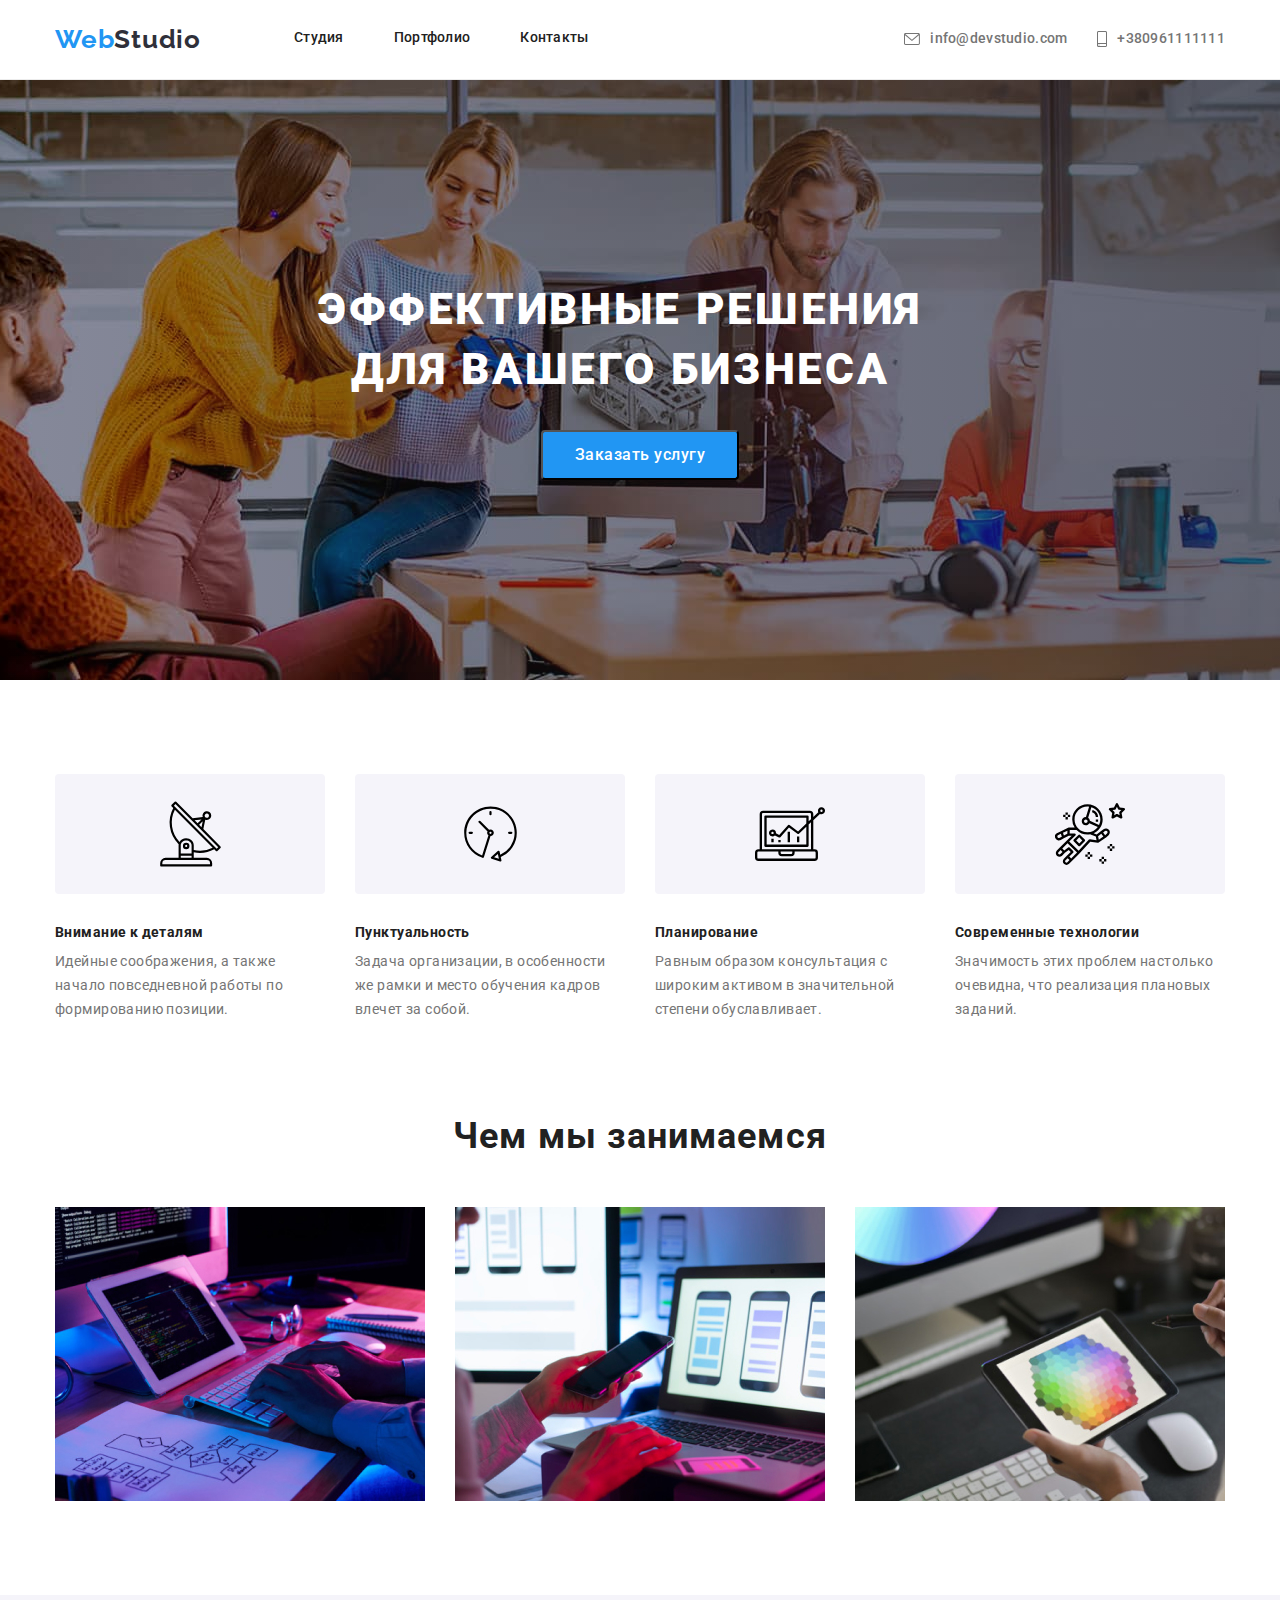
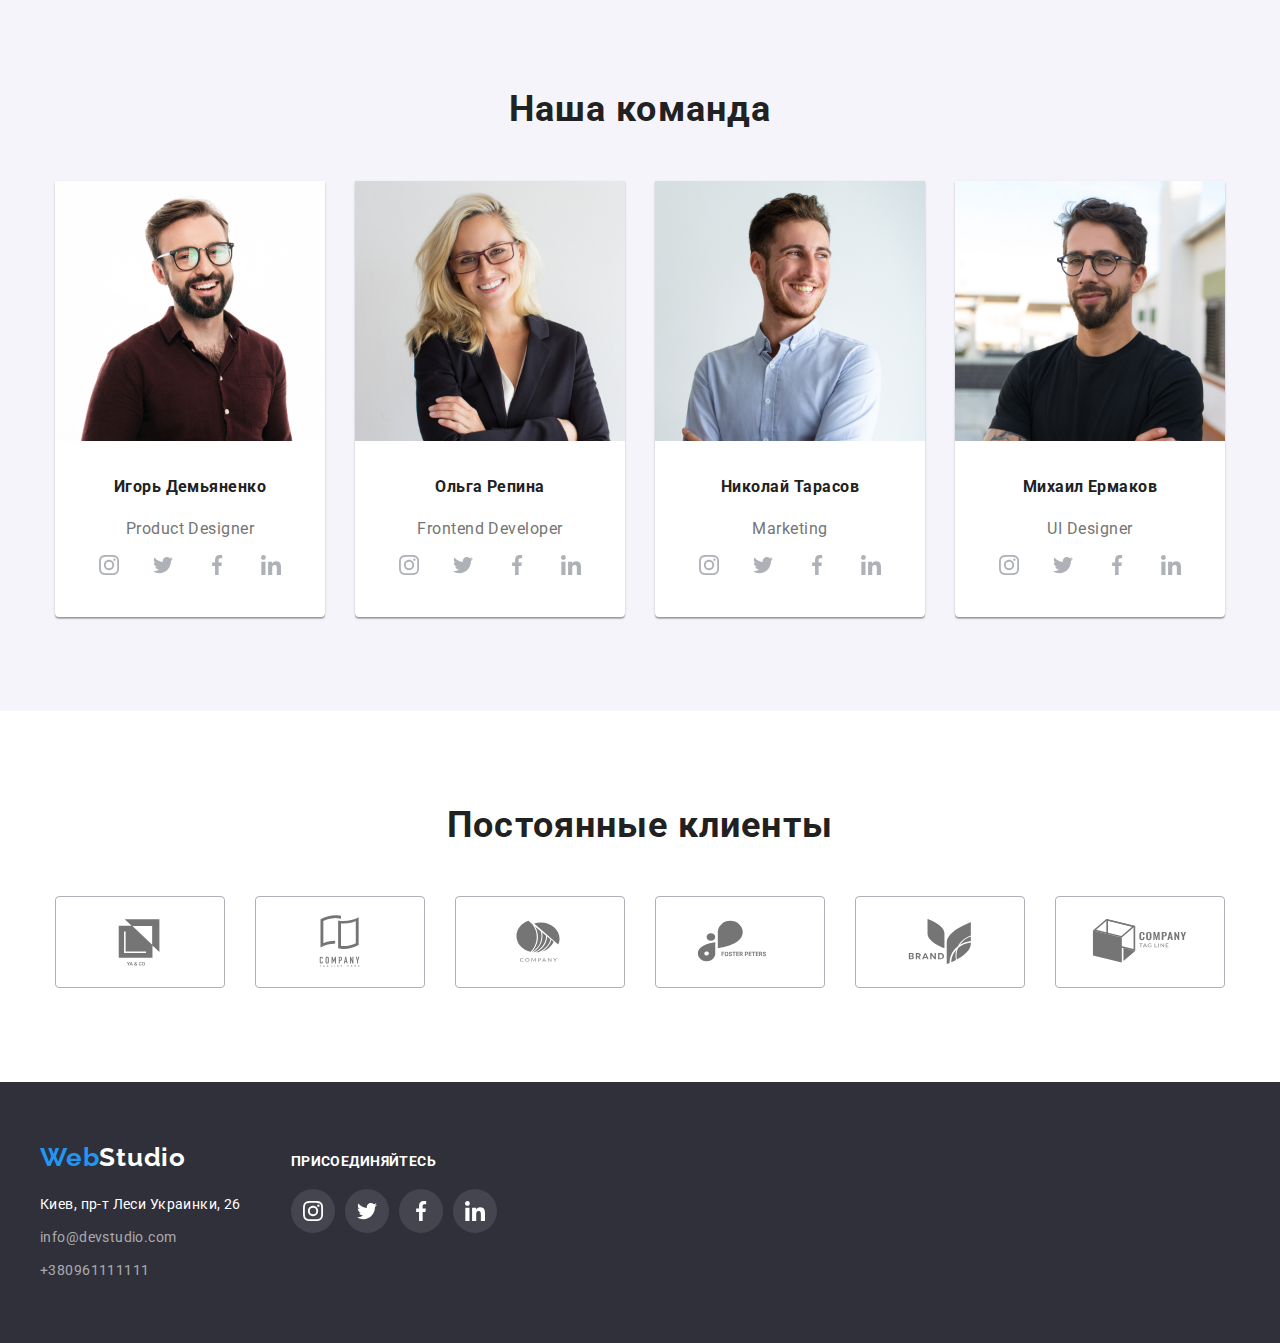
<file: index.html>
<!DOCTYPE html>
<html lang="en">
  <head>
    <meta charset="UTF-8" />
    <meta http-equiv="X-UA-Compatible" content="IE=edge" />
    <title>Studio</title>
    <!--Project styles-->

    <link rel="preconnect" href="https://fonts.gstatic.com" />
    <link
      href="https://fonts.googleapis.com/css2?family=Raleway:wght@700&family=Roboto:wght@400;500;700;900&display=swap"
      rel="stylesheet"
    />
    <link
      rel="stylesheet"
      href="https://cdnjs.cloudflare.com/ajax/libs/modern-normalize/1.0.0/modern-normalize.min.css"
    />
    <link rel="stylesheet" href="./styles/styles.css" />
  </head>
  <body>
    <header class="header">
      <div class="container header-container">
        <nav class="navigation">
          <a href="" class="logo"> Web<span class="logo-studio">Studio </span></a>
          <ul class="site-nav-list">
            <li class="link"><a href="" class="link1">Студия</a></li>
            <li class="link"><a href="./portfolio.html" class="link1">Портфолио</a></li>
            <li class="link"><a href="" class="link1">Контакты</a></li>
          </ul>
        </nav>
        <ul class="auth-nav">
          <li class="auth-nav1">
            <a class="mail1" href="mailto:info@devstudio.com">
              <svg class="socials-icon1" width="16" height="12">
                <use href="./img/icons/sprite.svg#icon-mail"></use>
              </svg>
              info@devstudio.com
            </a>
          </li>
          <li class="auth-nav1">
            <a class="mail1" href="tel:+380961111111">
              <svg class="socials-icon1" width="10" height="16">
                <use href="./img/icons/sprite.svg#icon-phone"></use>
              </svg>
              +380961111111
            </a>
          </li>
        </ul>
      </div>
    </header>
    <main>
      <section class="solutions">
        <div class="container">
          <h1 class="zagolovok">Эффективные решения для вашего бизнеса</h1>
          <button type="button" class="button-primary1" value="button">Заказать услугу</button>
        </div>
      </section>

      <section class="section2">
        <div class="container">
          <ul class="image2">
            <li class="item-post">
              <div class="dicoretion-icon">
                <svg class="socials-icon3" width="65" height="70">
                  <use href="./img/icons/sprite.svg#icon-antenna-1"></use>
                </svg>
              </div>
              <h3 class="post-title4">Внимание к деталям</h3>
              <p class="post-text">
                Идейные соображения, а также начало повседневной работы по формированию позиции.
              </p>
            </li>
            <li class="item-post">
              <div class="dicoretion-icon">
                <svg class="socials-icon3" width="55" height="60">
                  <use href="./img/icons/sprite.svg#icon-clock-1"></use>
                </svg>
              </div>
              <h3 class="post-title4">Пунктуальность</h3>
              <p class="post-text">
                Задача организации, в особенности же рамки и место обучения кадров влечет за собой.
              </p>
            </li>
            <li class="item-post">
              <div class="dicoretion-icon">
                <svg class="socials-icon3" width="70" height="70">
                  <use href="./img/icons/sprite.svg#icon-diagram-1"></use>
                </svg>
              </div>
              <h3 class="post-title4">Планирование</h3>
              <p class="post-text">
                Равным образом консультация с широким активом в значительной степени обуславливает.
              </p>
            </li>
            <li class="item-post">
              <div class="dicoretion-icon">
                <svg class="socials-icon3" width="70" height="70">
                  <use href="./img/icons/sprite.svg#icon-astronaut-1"></use>
                </svg>
              </div>
              
              <h3 class="post-title4">Современные технологии</h3>
              <p class="post-text">
                Значимость этих проблем настолько очевидна, что реализация плановых заданий.
              </p>
            </li>
          </ul>
        </div>
      </section>
      <section class="section1">
        <div class="container">
          <h2 class="post">Чем мы занимаемся</h2>
          <ul class="image1">
            <li class="personal">
              <img src="img/personal/1.jpg" alt="userfoto" class="photo" width="370" />
            </li>
            <li class="personal">
              <img src="./img/personal/img.jpg" alt="userfoto" class="photo" width="370" />
            </li>
            <li class="personal">
              <img src="./img/personal/imgtri.jpg" alt="userfoto" class="photo" width="370" />
            </li>
          </ul>
        </div>
      </section>
      <section class="section3">
        <div class="container">
          <h2 class="post">Наша команда</h2>
          <ul class="image">
            <li class="Igor">
              <img src="img/personal/IgorDemyanenko.jpg" alt="userfoto" class="photo" width="270" />
              <div class="text-igor">
                <h3 class="post-title1">Игорь Демьяненко</h3>
                <p class="post-text4">Product Designer</p>
                <ul class="socials">
                  <li class="social-item">
                    <a class="social-links" href="" target="_blank" aria-label="иконка instagram">
                      <svg class="socials-icon" width="20" height="20">
                        <use href="./img/icons/sprite.svg#icon-instagram-2"></use>
                      </svg>
                    </a>
                  </li>
                  <li class="social-item">
                    <a class="social-links" href="" target="_blank" aria-label="иконка twitter">
                      <svg class="socials-icon" width="20" height="20">
                        <use href="./img/icons/sprite.svg#icon-twitter-1"></use>
                      </svg>
                    </a>
                  </li>
                  <li class="social-item">
                    <a class="social-links" href="" target="_blank" aria-label="иконка facebook">
                      <svg class="socials-icon" width="20" height="20">
                        <use href="./img/icons/sprite.svg#icon-facebook-1"></use>
                      </svg>
                    </a>
                  </li>
                  <li class="social-item">
                    <a class="social-links" href="" target="_blank" aria-label="иконка linkedin">
                      <svg class="socials-icon" width="20" height="20">
                        <use href="./img/icons/sprite.svg#icon-linkedin-1"></use>
                      </svg>
                    </a>
                  </li>
                </ul>
              </div>
            </li>

            <li class="Igor">
              <img src="img/personal/OlgaRepina.jpg" alt="userfoto" class="photo" width="270" />
              <div class="text-igor">
                <h3 class="post-title1">Ольга Репина</h3>
                <p class="post-text4">Frontend Developer</p>
                <ul class="socials">
                  <li class="social-item">
                    <a class="social-links" href="" target="_blank" aria-label="иконка instagram">
                      <svg class="socials-icon" width="20" height="20">
                        <use href="./img/icons/sprite.svg#icon-instagram-2"></use>
                      </svg>
                    </a>
                  </li>
                  <li class="social-item">
                    <a class="social-links" href="" target="_blank" aria-label="иконка twitter">
                      <svg class="socials-icon" width="20" height="20">
                        <use href="./img/icons/sprite.svg#icon-twitter-1"></use>
                      </svg>
                    </a>
                  </li>
                  <li class="social-item">
                    <a class="social-links" href="" target="_blank" aria-label="иконка facebook">
                      <svg class="socials-icon" width="20" height="20">
                        <use href="./img/icons/sprite.svg#icon-facebook-1"></use>
                      </svg>
                    </a>
                  </li>
                  <li class="social-item">
                    <a class="social-links" href="" target="_blank" aria-label="иконка linkedin">
                      <svg class="socials-icon" width="20" height="20">
                        <use href="./img/icons/sprite.svg#icon-linkedin-1"></use>
                      </svg>
                    </a>
                  </li>
                </ul>
              </div>
            </li>

            <li class="Igor">
              <img
                src="img/personal/NikolayTarasov.jpg"
                alt="user foto"
                class="photo"
                width="270"
              />
              <div class="text-igor">
                <h3 class="post-title1">Николай Тарасов</h3>
                <p class="post-text4">Marketing</p>
                <ul class="socials">
                  <li class="social-item">
                    <a class="social-links" href="" target="_blank" aria-label="иконка instagram">
                      <svg class="socials-icon" width="20" height="20">
                        <use href="./img/icons/sprite.svg#icon-instagram-2"></use>
                      </svg>
                    </a>
                  </li>
                  <li class="social-item">
                    <a class="social-links" href="" target="_blank" aria-label="иконка twitter">
                      <svg class="socials-icon" width="20" height="20">
                        <use href="./img/icons/sprite.svg#icon-twitter-1"></use>
                      </svg>
                    </a>
                  </li>
                  <li class="social-item">
                    <a class="social-links" href="" target="_blank" aria-label="иконка facebook">
                      <svg class="socials-icon" width="20" height="20">
                        <use href="./img/icons/sprite.svg#icon-facebook-1"></use>
                      </svg>
                    </a>
                  </li>
                  <li class="social-item">
                    <a class="social-links" href="" target="_blank" aria-label="иконка linkedin">
                      <svg class="socials-icon" width="20" height="20">
                        <use href="./img/icons/sprite.svg#icon-linkedin-1"></use>
                      </svg>
                    </a>
                  </li>
                </ul>
              </div>
            </li>

            <li class="Igor">
              <img src="img/personal/MihailErmakov.jpg" alt="user foto" class="photo" width="270" />
              <div class="text-igor">
                <h3 class="post-title1">Михаил Ермаков</h3>
                <p class="post-text4">UI Designer</p>
                <ul class="socials">
                  <li class="social-item">
                    <a class="social-links" href="" target="_blank" aria-label="иконка instagram">
                      <svg class="socials-icon" width="20" height="20">
                        <use href="./img/icons/sprite.svg#icon-instagram-2"></use>
                      </svg>
                    </a>
                  </li>
                  <li class="social-item">
                    <a class="social-links" href="" target="_blank" aria-label="иконка twitter">
                      <svg class="socials-icon" width="20" height="20">
                        <use href="./img/icons/sprite.svg#icon-twitter-1"></use>
                      </svg>
                    </a>
                  </li>
                  <li class="social-item">
                    <a class="social-links" href="" target="_blank" aria-label="иконка facebook">
                      <svg class="socials-icon" width="20" height="20">
                        <use href="./img/icons/sprite.svg#icon-facebook-1"></use>
                      </svg>
                    </a>
                  </li>
                  <li class="social-item">
                    <a class="social-links" href="" target="_blank" aria-label="иконка linkedin">
                      <svg class="socials-icon" width="20" height="20">
                        <use href="./img/icons/sprite.svg#icon-linkedin-1"></use>
                      </svg>
                    </a>
                  </li>
                </ul>
              </div>
            </li>
          </ul>
        </div>
      </section>

      <section class="section4">
        <div class="container">
          <h2 class="post1">Постоянные клиенты</h2>
          <ul class="iconsul">
            <li class="iconsul1">
              <a class="client-link" href="" target="_blank" aria-label="иконка instagram">
                <svg class="socials-icon2" width="106" height="60">
                  <use href="./img/icons/sprite.svg#icon-Logo1"></use>
                </svg>
              </a>
            </li>
            <li class="iconsul1">
              <a class="client-link" href="" target="_blank" aria-label="иконка instagram">
                <svg class="socials-icon2" width="106" height="60">
                  <use href="./img/icons/sprite.svg#icon-Logo-11"></use>
                </svg>
              </a>
            </li>
            <li class="iconsul1">
              <a class="client-link" href="" target="_blank" aria-label="иконка instagram">
                <svg class="socials-icon2" width="106" height="60">
                  <use href="./img/icons/sprite.svg#icon-Logo-4"></use>
                </svg>
              </a>
            </li>
            <li class="iconsul1">
              <a class="client-link" href="" target="_blank" aria-label="иконка instagram">
                <svg class="socials-icon2" width="106" height="60">
                  <use href="./img/icons/sprite.svg#icon-Logo-3"></use>
                </svg>
              </a>
            </li>
            <li class="iconsul1">
              <a class="client-link" href="" target="_blank" aria-label="иконка instagram">
                <svg class="socials-icon2" width="106" height="60">
                  <use href="./img/icons/sprite.svg#icon-brand"></use>
                </svg>
              </a>
            </li>
            <li class="iconsul1">
              <a class="client-link" href="" target="_blank" aria-label="иконка instagram">
                <svg class="socials-icon2" width="106" height="60">
                  <use href="./img/icons/sprite.svg#icon-Logo-5"></use>
                </svg>
              </a>
            </li>
          </ul>
        </div>
      </section>
    </main>
    <footer class="footer">
      <div class="container4">
        <div class="conect2">
          <a href="" class="logo1"> Web<span class="logo-studio-footer">Studio </span></a>

          <address class="adress">Киев, пр-т Леси Украинки, 26</address>
          <ul class="contact-footer">
            <li class="footer-contact1">
              <a href="mailto:info@devstudio.com" class="mail-footer">info@devstudio.com</a>
            </li>
            <li class="footer-contact1">
              <a href="tel:+380961111111" class="mail-footer1">+380961111111</a>
            </li>
          </ul>
        </div>
        <div class="social6">
          <p class="join-text">ПРИСОЕДИНЯЙТЕСЬ</p>
          <ul class="socials1">
            <li class="social-item">
              <a class="social-links1" href="" target="_blank" aria-label="иконка instagram">
                <svg class="socials-icon5" width="20" height="20">
                  <use href="./img/icons/sprite.svg#icon-instagram-2"></use>
                </svg>
              </a>
            </li>
            <li class="social-item">
              <a class="social-links1" href="" target="_blank" aria-label="иконка twitter">
                <svg class="socials-icon5" width="20" height="20">
                  <use href="./img/icons/sprite.svg#icon-twitter-1"></use>
                </svg>
              </a>
            </li>
            <li class="social-item">
              <a class="social-links1" href="" target="_blank" aria-label="иконка facebook">
                <svg class="socials-icon5" width="20" height="20">
                  <use href="./img/icons/sprite.svg#icon-facebook-1"></use>
                </svg>
              </a>
            </li>
            <li class="social-item">
              <a class="social-links1" href="" target="_blank" aria-label="иконка linkedin">
                <svg class="socials-icon5" width="20" height="20">
                  <use href="./img/icons/sprite.svg#icon-linkedin-1"></use>
                </svg>
              </a>
            </li>
          </ul>
        </div>
      </div>
    </footer>
  </body>
</html>
</file>
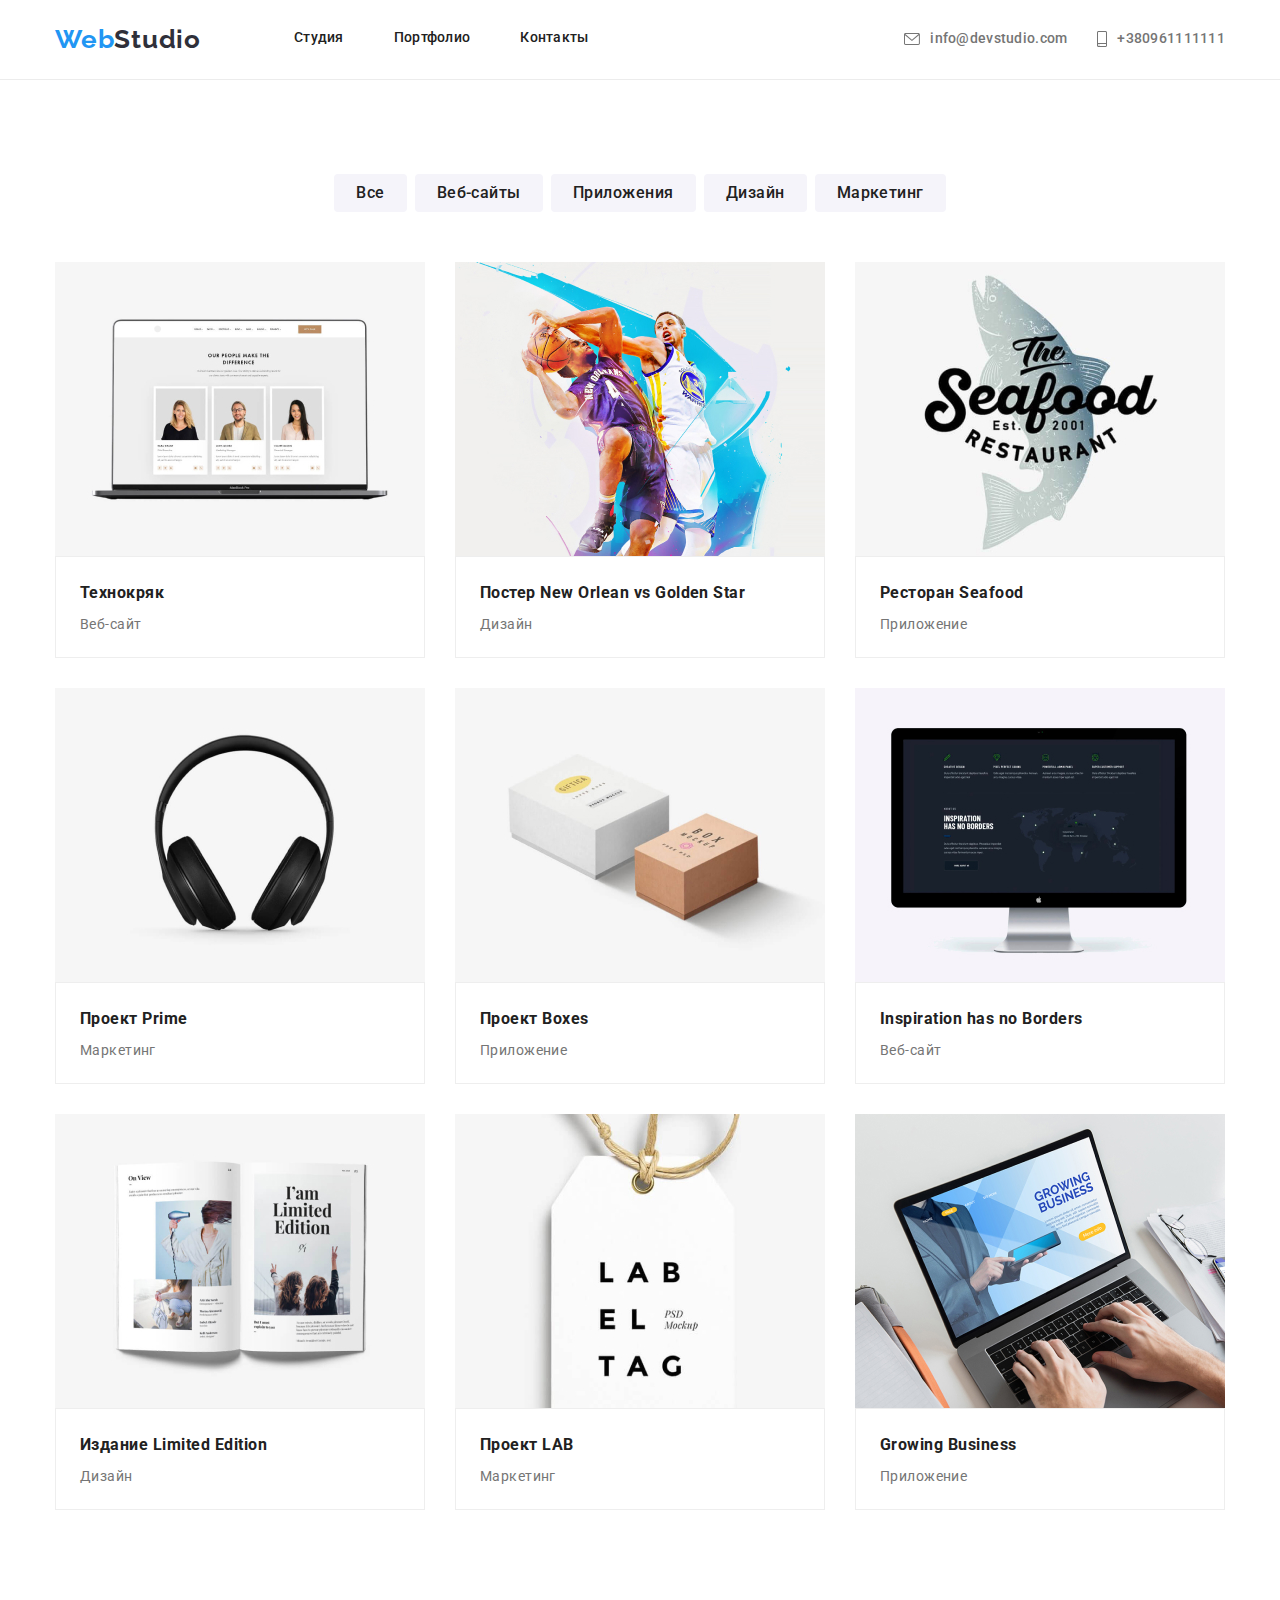
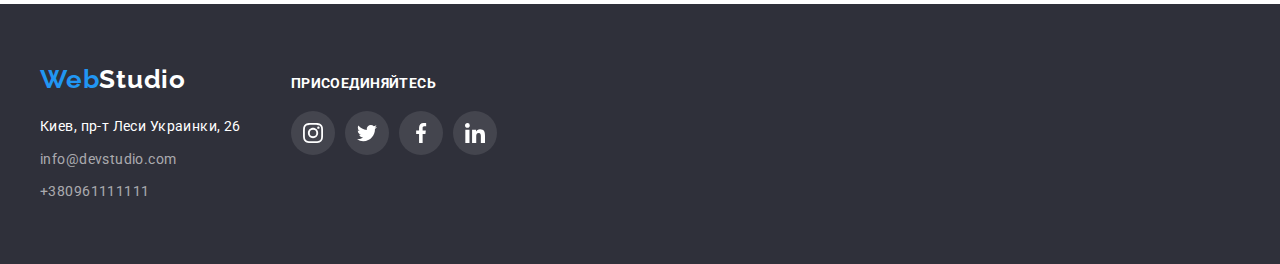
<file: portfolio.html>
<!DOCTYPE html>
<html lang="en">
  <head>
    <meta charset="UTF-8" />
    <meta http-equiv="X-UA-Compatible" content="IE=edge" />
    <title>Portfolio</title>
    <!--Project styles-->

    <link rel="preconnect" href="https://fonts.gstatic.com" />
    <link
      href="https://fonts.googleapis.com/css2?family=Raleway:wght@700&family=Roboto:wght@400;500;700;900&display=swap"
      rel="stylesheet"
    />
    <link
      rel="stylesheet"
      href="https://cdnjs.cloudflare.com/ajax/libs/modern-normalize/1.0.0/modern-normalize.min.css"
    />
    <link rel="stylesheet" href="./styles/styles.css" />
  </head>
  <body class="body">
    <!--Шапка сайта-->
    <header class="header">
      <div class="container header-container">
        <nav class="navigation">
          <a href="" class="logo"> Web<span class="logo-studio">Studio </span></a>
          <ul class="site-nav-list">
            <li class="link"><a href="./index.html" class="link1">Студия</a></li>
            <li class="link"><a href="./portfolio.html" class="link1">Портфолио</a></li>
            <li class="link"><a href="" class="link1">Контакты</a></li>
          </ul>
        </nav>
        <ul class="auth-nav">
          <li class="auth-nav1">
            <a href="mailto:info@devstudio.com" class="mail1">
              <svg class="socials-icon1" width="16" height="12">
                <use href="./img/icons/sprite.svg#icon-mail"></use>
              </svg>
              info@devstudio.com
            </a>
          </li>
          <li class="auth-nav1">
            <a href="tel:+380961111111" class="mail1">
              <svg class="socials-icon1" width="10" height="16">
                <use href="./img/icons/sprite.svg#icon-phone"></use>
              </svg>
              +380961111111
            </a>
          </li>
        </ul>
      </div>
    </header>
    <!--Секция герой-->
    <main>
      <section class="portfolio-section">
        <div class="container">
          <ul class="button">
            <li class="button-child">
              <button type="button" class="button-secondary">Все</button>
            </li>
            <li class="button-child">
              <button type="button" class="button-secondary">Веб-сайты</button>
            </li>
            <li class="button-child">
              <button type="button" class="button-secondary">Приложения</button>
            </li>
            <li class="button-child">
              <button type="button" class="button-secondary">Дизайн</button>
            </li>
            <li class="button-child">
              <button type="button" class="button-secondary">Маркетинг</button>
            </li>
          </ul>
          <h1 hidden>Section</h1>
          <ul class="main">
            <!--Про нас-->

            <li class="about">
              <a href="" class="post-link">
                <img src="img/Portfolio/img.jpg" alt="userfoto" class="photo" width="370" />
                <div class="last">
                  <h2 class="post-title">Технокряк</h2>
                  <p class="post-text5">Веб-сайт</p>
                </div>
              </a>
            </li>
            <li class="about">
              <a href="" class="post-link">
                <img src="img/Portfolio/img(1).jpg" alt="userfoto" class="photo" width="370" />
                <div class="last">
                  <h2 class="post-title">Постер New Orlean vs Golden Star</h2>
                  <p class="post-text5">Дизайн</p>
                </div>
              </a>
            </li>
            <li class="about">
              <a href="" class="post-link">
                <img src="img/Portfolio/img(2).jpg" alt="userfoto" class="photo" width="370" />
                <div class="last">
                  <h2 class="post-title">Ресторан Seafood</h2>
                  <p class="post-text5">Приложение</p>
                </div>
              </a>
            </li>

            <li class="about">
              <a href="" class="post-link">
                <img src="img/Portfolio/img(3).jpg" alt="userfoto" class="photo" width="370" />
                <div class="last">
                  <h2 class="post-title">Проект Prime</h2>
                  <p class="post-text5">Маркетинг</p>
                </div>
              </a>
            </li>
            <li class="about">
              <a href="" class="post-link">
                <img src="img/Portfolio/img(4).jpg" alt="userfoto" class="photo" width="370" />
                <div class="last">
                  <h2 class="post-title">Проект Boxes</h2>
                  <p class="post-text5">Приложение</p>
                </div>
              </a>
            </li>
            <li class="about">
              <a href="" class="post-link">
                <img src="img/Portfolio/img(5).jpg" alt="userfoto" class="photo" width="370" />
                <div class="last">
                  <h2 class="post-title">Inspiration has no Borders</h2>
                  <p class="post-text5">Веб-сайт</p>
                </div>
                <!-- </div> -->
              </a>
            </li>

            <li class="about">
              <a href="" class="post-link">
                <img src="img/Portfolio/img(6).jpg" alt="userfoto" class="photo" width="370" />
                <div class="last">
                  <h2 class="post-title">Издание Limited Edition</h2>
                  <p class="post-text5">Дизайн</p>
                </div>
              </a>
            </li>
            <li class="about">
              <a href="" class="post-link">
                <img src="img/Portfolio/img(7).jpg" alt="userfoto" class="photo" width="370" />
                <div class="last">
                  <h2 class="post-title">Проект LAB</h2>
                  <p class="post-text5">Маркетинг</p>
                </div>
              </a>
            </li>
            <li class="about">
              <a href="" class="post-link">
                <img src="img/Portfolio/img(8).jpg" alt="userfoto" class="photo" width="370" />
                <div class="last">
                  <h2 class="post-title">Growing Business</h2>
                  <p class="post-text5">Приложение</p>
                </div>
              </a>
            </li>
          </ul>
        </div>
      </section>
    </main>
    <!--Секция футер-->

    <footer class="footer">
      <div class="container4">
        <div class="conect2">
          <a href="" class="logo1"> Web<span class="logo-studio-footer">Studio </span></a>

          <address class="adress">Киев, пр-т Леси Украинки, 26</address>
          <ul class="contact-footer">
            <li class="footer-contact1">
              <a href="mailto:info@devstudio.com" class="mail-footer">info@devstudio.com</a>
            </li>
            <li class="footer-contact1">
              <a href="tel:+380961111111" class="mail-footer1">+380961111111</a>
            </li>
          </ul>
        </div>
        <div class="social6">
          <p class="join-text">ПРИСОЕДИНЯЙТЕСЬ</p>
          <ul class="socials1">
            <li class="social-item">
              <a class="social-links1" href="" target="_blank" aria-label="иконка instagram">
                <svg class="socials-icon5" width="20" height="20">
                  <use href="./img/icons/sprite.svg#icon-instagram-2"></use>
                </svg>
              </a>
            </li>
            <li class="social-item">
              <a class="social-links1" href="" target="_blank" aria-label="иконка twitter">
                <svg class="socials-icon5" width="20" height="20">
                  <use href="./img/icons/sprite.svg#icon-twitter-1"></use>
                </svg>
              </a>
            </li>
            <li class="social-item">
              <a class="social-links1" href="" target="_blank" aria-label="иконка facebook">
                <svg class="socials-icon5" width="20" height="20">
                  <use href="./img/icons/sprite.svg#icon-facebook-1"></use>
                </svg>
              </a>
            </li>
            <li class="social-item">
              <a class="social-links1" href="" target="_blank" aria-label="иконка linkedin">
                <svg class="socials-icon5" width="20" height="20">
                  <use href="./img/icons/sprite.svg#icon-linkedin-1"></use>
                </svg>
              </a>
            </li>
          </ul>
        </div>
      </div>
    </footer>
  </body>
</html>
</file>
<file: styles/styles.css>
:root {
  /* Текст колор */
  --main-font: 'Roboto';
  --sacondary-font: 'Raleway';
  --title-text-color: #212121;
  --primery-text-color: #757575;

  /* Бэкграунд колор */
  --primery-white-color: #ffffff;
  --accent-text-color: #2196f3;
  --sacondary-background-color: #f5f4fa;
  --dark-background-color: #2f303a;
  --button-hover: #188ce8;
}
/* html {
  scroll-behavior: smooth;
} */

body {
  background-color: var(--primery-white-color);
  font-family: var(--main-font);
  font-size: 16px;
  line-height: 1.88;
  letter-spacing: 0.03em;
  color: var(--title-text-color);
  text-decoration: none;
}
h1,
h2,
h3,
h4,
h5,
h6,
p {
  margin: 0;
}
img {
  display: block;
}
ul,
ol {
  list-style: none;
  padding: 0;
  margin: 0;
}
.header {
  background: var(--primery-white-color);
  border-bottom: 1px solid #ececec;
}
.container {
  width: 1200px;
  padding-right: 15px;
  padding-left: 15px;
  margin-left: auto;
  margin-right: auto;
}
.header-container {
  display: flex;
  align-items: center;
}

.list {
  list-style: none;
}
.site-nav-list {
  display: flex;
  /* margin-right: auto; */
}
.footer {
  padding-top: 60px;
  padding-bottom: 60px;
}
/* .site-nav-list:hover,
.site-nav-list:focus{color: var(--accent-text-color);

} */
/* .site-nav-list:last-child {
  margin-right:o;
} */
.section1 {
  /* padding-top:94px; */
  padding-bottom: 94px;
}
.section2 {
  background-color: var(--primery-white-color);
  padding-top: 94px;
  padding-bottom: 94px;
}
.section3 {
  background: var(--sacondary-background-color);
  padding-top: 94px;
  padding-bottom: 94px;
  /* display: flex; */
}
.section4 {
  background: var(--primery-white-color);
  padding-top: 94px;
  padding-bottom: 94px;
}
.image {
  display: flex;
}
.image-item-post {
  display: flex;
}

.image1 {
  display: flex;
}
.image2 {
  display: flex;
}

.Igor:not(:last-child) {
  margin-right: 30px;
}
.Igor {
  border-bottom-left-radius: 4px;
  border-bottom-right-radius: 4px;
  box-shadow: 0px 2px 1px 0px #00000033, 0px 1px 1px 0px #00000024, 0px 1px 3px 0px #0000001f;
  background-color: #ffffff;
}
.text-igor {
  padding-top: 30px;
  padding-bottom: 30px;
  text-align: center;
}
/* .Olga {
  margin-right: 30px;
}
.Nikolay {
  margin-right: 30px;
}
.Mihail {
  margin-right: 30px;
} */
.personal:not(:last-child) {
  margin-right: 30px;
}

.item-post {
  /* margin-right: 30px; */
  width: 270px;
}
.item-post1 {
  /* margin-right: 30px; */
  width: 270px;
}
.item-post2 {
  /* margin-right: 30px; */
  width: 270px;
}
.item-post3 {
  /* margin-right: 30px; */
  width: 270px;
}
.item-post:not(:last-child) {
  margin-right: 30px;
}

/*site-nav*/

.site-nav.link {
  color: var(--title-text-color);
}
.link:not(:last-child) {
  margin-right: 50px;
}
.link1 {
  text-decoration: none;
  font-weight: 500;
  font-size: 14px;
  line-height: 1.14;
  letter-spacing: 0.02em;
  color: currentColor;
  /* margin-right: 50px; */

  padding-top: 30px;
  padding-bottom: 30px;
  display: block;
}
.link2 {
  text-decoration: none;
  font-weight: 500;
  font-size: 14px;
  line-height: 1.14;
  letter-spacing: 0.02em;
  color: currentColor;
  /* margin-right: 50px; */
  padding-top: 32px;
  padding-bottom: 32px;
  display: block;
}
.link3 {
  text-decoration: none;
  font-weight: 500;
  font-size: 14px;
  line-height: 1.14;
  letter-spacing: 0.02em;
  color: currentColor;
  margin-right: o;

  padding-top: 32px;
  padding-bottom: 32px;
  display: block;
}
.link1:hover,
.link1:focus,
.link2:hover,
.link2:focus,
.link3:hover,
.link3:focus {
  color: var(--accent-text-color);
}

.mail1:hover,
.mail1:focus {
  color: var(--accent-text-color);
  fill: #188ce8;
}
.mail1:hover .socials-icon1 {
  fill: #188ce8;
}
.mail1:focus .socials-icon1 {
  fill: #188ce8;
}
/* .socials-icon1:hover,
.socials-icon1:focus {
  /* color: var(--accent-text-color); */
/* fill:  var(--accent-text-color);
} */
.mail2:hover,
.mail2:focus {
  color: var(--accent-text-color);
}
.auth-nav {
  font-weight: 500;
  font-size: 14px;
  line-height: 16px;
  letter-spacing: 0.02em;
  color: var(--title-text-color);
  display: flex;
  margin-left: auto;
  align-items: center;
}
.auth-nav1:not(:last-child) {
  margin-right: 30px;
}
/*button*/

.button {
  /* color: currentColor; */
  /* font-family: inherit; */
  /* border: none; */
  display: flex;
  justify-content: center;
  margin-bottom: 50px;
  /* margin-top: 94px; */
}
.button-child:not(:last-child) {
  margin-right: 8px;
}

.button-primary {
  background-color: var(--accent-text-color);
  color: var(--primery-white-color);
  font-family: inherit;
  font-weight: 500;
  font-size: 16px;
  line-height: 1.62;
  width: 73px;
  text-align: center;
  letter-spacing: 0.03em;
  border: none;
  border-radius: 4px;
  margin-bottom: 50px;
  padding-left: 22px;
  padding-right: 22px;
  padding-top: 6px;
  padding-bottom: 6px;
}
.button-primary1 {
  background-color: var(--accent-text-color);
  color: var(--primery-white-color);
  font-family: inherit;
  font-weight: 500;
  font-size: 16px;
  line-height: 1.62;
  text-align: center;
  letter-spacing: 0.03em;
  border-radius: 4px;
  padding-top: 10px;
  padding-bottom: 10px;
  padding-left: 32px;
  padding-right: 32px;
}

.button-primary:hover,
.button-primary:focus {
  background-color: var(--button-hover);
}
.button-secondary:hover,
.button-secondary:focus {
  background-color: var(--button-hover);
}
.button-secondary {
  background-color: var(--sacondary-background-color);
  font-family: inherit;
  color: var(--title-text-color);
  font-weight: 500;
  font-size: 16px;
  line-height: 1.62;
  text-align: center;
  letter-spacing: 0.03em;
  border: none;
  /* margin-left: 8px; */
  justify-content: center;
  border-radius: 4px;
  /* margin-bottom: 50px; */
  padding-left: 22px;
  padding-right: 22px;
  padding-top: 6px;
  padding-bottom: 6px;
}
.button-secondary:hover {
  box-shadow: 0px 2px 2px 0px #0000001F;

box-shadow: 0px 1px 2px 0px #00000014;

box-shadow: 0px 3px 1px 0px #0000001A;

}
.button-secondary:focus {
  box-shadow: 0px 2px 2px 0px #0000001F;

  box-shadow: 0px 1px 2px 0px #00000014;
  
  box-shadow: 0px 3px 1px 0px #0000001A;
}


.about {
  margin-left: 30px;
  /* margin-bottom: 30px; */
  margin-top: 30px;
}
.main {
  /* margin-left: -20px; */
  margin-top: -30px;
  margin-left: -30px;
  /* margin-bottom: -30px; */
}
.main .about {
  flex-basis: calc(100% / 3-20px);
  /* margin-left: 20px; */
  /* margin-top: 20px; */
}

.about2 {
  margin-right: 30px;
}
.about3 {
  /* margin-left: 215px; */
  margin-right: 30px;
  flex-wrap: wrap;
  display: flex;
}
.about5 {
  margin-right: 30px;
  flex-wrap: wrap;
}
.about6 {
  margin-right: 30px;
  flex-wrap: wrap;
}
.about7 {
  margin-right: 30px;
  flex-wrap: wrap;
}

/*Контакты*/

.mail1 {
  color: var(--primery-text-color);
  font-weight: 500;
  font-size: 14px;
  line-height: 1.14;
  letter-spacing: 0.02em;
  text-decoration: none;
  display: flex;
  align-items: center;
  padding-top: 30px;
  padding-bottom: 30px;
}
.mail2 {
  color: var(--primery-text-color);
  font-weight: 500;
  font-size: 14px;
  line-height: 1.14;
  letter-spacing: 0.02em;
  text-decoration: none;
  /* padding-top: 32px;
  padding-bottom: 32px; */
  /* margin-right: 215px; */
  display: block;
}
.mail-footer {
  color: rgba(255, 255, 255, 0.6);
  font-size: 14px;
  line-height: 1.71;
  /* or 171% */
  letter-spacing: 0.03em;
  text-decoration: none;
  /* margin-left: 215px; */
  /* margin-bottom: 9px; */
}
.footer-contact1:not(:last-child) {
  margin-bottom: 9px;
}
.mail-footer1 {
  color: rgba(255, 255, 255, 0.6);
  font-size: 14px;
  line-height: 1.71;
  /* or 171% */
  letter-spacing: 0.03em;
  text-decoration: none;
  /* margin-left: 215px;
  margin-bottom: 60px; */
}
.contact-footer {
  display: inline;
}
/* .contact-footer:not(:last-child) {
  margin-bottom: 9px;
} */
a {
  display: inline-block;
}

.logo {
  font-family: 'Raleway';
  font-weight: 700;
  font-size: 26px;
  line-height: 1.19;
  letter-spacing: 0.03em;
  color: var(--accent-text-color);
  text-decoration: none;
  /* margin-left: 215px; */
  margin-right: 93px;
  padding-top: 24px;
  padding-bottom: 24px;
}
.logo1 {
  font-family: 'Raleway';
  font-weight: 700;
  font-size: 26px;
  line-height: 1.19;
  letter-spacing: 0.03em;
  color: var(--accent-text-color);
  text-decoration: none;
  /* margin-left: 215px; */
  /* margin-top: 60px; */
  margin-bottom: 20px;
}
.logo-studio {
  color: var(--dark-background-color);
}
.logo-studio-footer {
  color: var(--primery-white-color);
}

.footer {
  background: var(--dark-background-color);
  font-weight: 400;
  font-size: 14px;
  line-height: 1.71;
  letter-spacing: 0.03em;
  color: var(--primery-white-color);
}
.adress {
  font-style: normal;
  font-size: 14px;
  line-height: 1.71;
  /* or 171% */
  letter-spacing: 0.03em;
  color: var(--primery-white-color);
  /* margin-left: 215px; */
  margin-bottom: 9px;
}
.post {
  margin-bottom: 50px;
}
.post1 {
  /* margin-top: 94px; */
  margin-bottom: 50px;

  font-size: 36px;
  font-weight: 700;
  line-height: 1.16;
  letter-spacing: 0.03em;
  text-align: center;
}

.post-title {
  font-size: 16px;
  font-weight: 700;
  line-height: 2;
  letter-spacing: 0.03em;
  text-align: left;
  color: var(--title-text-color);
  margin-top: o;
  margin-bottom: 4px;
}
.post-title1 {
  font-size: 16px;
  font-weight: 700;
  line-height: 2;
  letter-spacing: 0.03em;
  text-align: center;
  color: var(--title-text-color);
  margin-bottom: 12px;
  /* padding-left: 60px;
  padding-right: 59pxpx;
  padding-top: 30px; */
}
.post-text4 {
  font-size: 16px;
  letter-spacing: 0.03em;
  /* text-align: left; */
  line-height: 1.71;
  color: var(--primery-text-color);
  text-align: center;
}
.post-title4 {
  font-family: Roboto;
  font-size: 14px;
  font-weight: 700;
  line-height: 16px;
  letter-spacing: 0.03em;
  text-align: left;
  color: var(--title-text-color);
  margin-bottom: 10px;
}
.post-title5 {
  font-size: 16px;
  font-weight: 700;
  line-height: 2;
  letter-spacing: 0.03em;
  text-align: left;
  color: var(--title-text-color);
  margin-left: 24px;
}
.post-title6 {
  font-size: 16px;
  font-weight: 700;
  line-height: 2;
  letter-spacing: 0.03em;
  text-align: left;
  color: var(--title-text-color);
  margin-left: 24px;
}
.post-title7 {
  font-size: 16px;
  font-weight: 700;
  line-height: 2;
  letter-spacing: 0.03em;
  text-align: left;
  color: var(--title-text-color);
  margin-left: 24px;
}
.post-title8 {
  font-size: 16px;
  font-weight: 700;
  line-height: 2;
  letter-spacing: 0.03em;
  text-align: left;
  color: var(--title-text-color);
  margin-left: 24px;
}
.post-title9 {
  font-size: 16px;
  font-weight: 700;
  line-height: 2;
  letter-spacing: 0.03em;
  text-align: left;
  color: var(--title-text-color);
  margin-bottom: 4px;
}
.post-title10 {
  font-size: 16px;
  font-weight: 700;
  line-height: 2;
  letter-spacing: 0.03em;
  text-align: left;
  color: var(--title-text-color);
  margin-bottom: 4px;
}
.post-title11 {
  font-size: 16px;
  font-weight: 700;
  line-height: 2;
  letter-spacing: 0.03em;
  text-align: left;
  color: var(--title-text-color);
  margin-left: 24px;
}
.post-title12 {
  font-size: 16px;
  font-weight: 700;
  line-height: 2;
  letter-spacing: 0.03em;
  text-align: left;
  color: var(--title-text-color);
  margin-left: 24px;
}
.post-text {
  font-size: 14px;
  letter-spacing: 0.03em;
  text-align: left;
  line-height: 1.71;
  color: var(--primery-text-color);
  /* margin-left: 30px; */
}
.post-text5 {
  font-size: 14px;
  letter-spacing: 0.03em;
  text-align: left;
  line-height: 1.71;
  color: var(--primery-text-color);
  /* margin-left: 30px; */
}
.post-text6 {
  font-size: 14px;
  letter-spacing: 0.03em;
  text-align: left;
  line-height: 1.71;
  color: var(--primery-text-color);
  /* padding-left: 70px; */
  margin-left: 24px;
  margin-top: 8px;
  margin-bottom: 20px;
}
.post-text7 {
  font-size: 14px;
  letter-spacing: 0.03em;
  text-align: left;
  line-height: 1.71;
  color: var(--primery-text-color);
  /* padding-left: 70px; */
  margin-left: 24px;
  margin-top: 8px;
  margin-bottom: 20px;
}
.post-text8 {
  font-size: 14px;
  letter-spacing: 0.03em;
  text-align: left;
  line-height: 1.71;
  color: var(--primery-text-color);
  /* padding-left: 70px; */
  margin-left: 24px;
  margin-top: 8px;
  margin-bottom: 20px;
}
.post-text9 {
  font-size: 14px;
  letter-spacing: 0.03em;
  text-align: left;
  line-height: 1.71;
  color: var(--primery-text-color);
  /* padding-left: 70px; */
  margin-left: 24px;
  margin-top: 8px;
  margin-bottom: 20px;
}
.post-text10 {
  font-size: 14px;
  letter-spacing: 0.03em;
  text-align: left;
  line-height: 1.71;
  color: var(--primery-text-color);
  /* padding-left: 70px; */
  margin-left: 24px;
  margin-top: 8px;
  margin-bottom: 20px;
}
.post-text11 {
  font-size: 14px;
  letter-spacing: 0.03em;
  text-align: left;
  line-height: 1.71;
  color: var(--primery-text-color);
  /* padding-left: 70px; */
  margin-left: 24px;
  margin-top: 8px;
  margin-bottom: 20px;
}
.post-text12 {
  font-size: 14px;
  letter-spacing: 0.03em;
  text-align: left;
  line-height: 1.71;
  color: var(--primery-text-color);
  /* padding-left: 70px; */
  margin-left: 24px;
  margin-top: 8px;
  margin-bottom: 20px;
}
.post-text13 {
  font-size: 14px;
  letter-spacing: 0.03em;
  text-align: left;
  line-height: 1.71;
  color: var(--primery-text-color);
  /* padding-left: 70px; */
  margin-left: 24px;
  margin-top: 8px;
  margin-bottom: 20px;
}
.post-text1 {
  font-size: 16px;
  letter-spacing: 0.03em;
  text-align: left;
  line-height: 1.71;
  color: var(--primery-text-color);
  padding-left: 62px;
  padding-right: 62pxpx;
  padding-top: 10px;
}
.post-text2 {
  font-size: 16px;
  letter-spacing: 0.03em;
  text-align: left;
  line-height: 1.71;
  color: var(--primery-text-color);
  padding-left: 97px;
  padding-right: 97pxpx;
  padding-top: 10px;
  /* padding-bottom: 30px; */
}
.post-text3 {
  font-size: 16px;
  letter-spacing: 0.03em;
  text-align: left;
  line-height: 1.71;
  color: var(--primery-text-color);
  padding-left: 92px;
  padding-right: 92pxpx;
  padding-top: 10px;
}

.post-link {
  text-decoration: none;
  /* margin-right: 20px; */
  display: block;
}
.post-link:hover {
  box-shadow: 0px 1px 1px rgba(0, 0, 0, 0.12), 0px 4px 4px rgba(0, 0, 0, 0.06), 1px 4px 6px rgba(0, 0, 0, 0.16);
}
.post-link:focus {
  box-shadow: 0px 1px 1px rgba(0, 0, 0, 0.12), 0px 4px 4px rgba(0, 0, 0, 0.06), 1px 4px 6px rgba(0, 0, 0, 0.16);
}
li {
  list-style-type: none;
  /* Убираем маркеры */
}
.zagolovok {
  font-weight: 900;
  font-size: 44px;
  line-height: 1.36;

  text-align: center;
  letter-spacing: 0.06em;
  text-transform: uppercase;
  color: var(--primery-white-color);
  width: 696px;
  height: 120px;
  margin-bottom: 30px;
  margin-left: 217px;
}
.solutions {
  background: var(--dark-background-color);
  position: left;
  padding-top: 200px;
  padding-bottom: 200px;
  text-align: center;

  background-image: linear-gradient(to right, rgba(47, 48, 58, 0), rgba(47, 48, 58, 0.4)),
    url(../img/Fonimage/Image.jpg);

  background-repeat: no-repeat;
  background-position: center;
  max-width: 1600px;
  margin-left: auto;
  margin-right: auto;
}

.post {
  font-size: 36px;
  font-weight: 700;
  line-height: 1.16;
  letter-spacing: 0.03em;
  text-align: center;
}
.navigation {
  display: flex;
}

.main {
  display: flex;
  flex-wrap: wrap;
}

.portfolio-section {
  padding-top: 94px;
  padding-bottom: 94px;
}
.last {
  padding-bottom: 20px;
  padding-top: 20px;
  padding-right: 24px;
  padding-left: 24px;
  border: 1px solid #eeeeee;


}
/* .conect2 {
  display: flex;
  margin-right: 156px;
  align-items: baseline;
}

 


/* .social {
  display: flex;
} */
.conect2 {
  margin-right: 50px;
}
.socials {
  /* background: #FFFFFF; */

  display: flex;
  justify-content: center;
  align-items: center;
}
.iconsul {
  display: flex;
  /* margin-left: 215px; */
}
.iconsul1:not(:last-child) {
  margin-right: 30px;
}
/* .iconsul {
  margin-right: 30px;
} */
.social-links {
  width: 44px;
  height: 44px;
  background-color: #ffffff;
  border-radius: 50%;
  display: flex;
  align-items: center;
  justify-content: center;
}
.social-links1 {
  width: 44px;
  height: 44px;
  background-color: rgba(255, 255, 255, 0.1);
  border-radius: 50%;
  display: flex;
  align-items: center;
  justify-content: center;
}
.social-links1:hover,
.social-links1:focus {
  background-color: #2196f3;
}
.social-links:hover .socials-icon {
  fill: #ffffff;
}
.social-links:hover,
.social-links:focus {
  /* fill: #2196f3; */
  background-color: #2196f3;
}
.social-item:not(:last-child) {
  margin-right: 10px;
}
.socials-icon {
  fill: #afb1b8;
}
.socials-icon2:hover {
  fill: #2196f3;
}
.social6 {
  /* margin-right: 516px; */
  /* display: flex;
  align-items: baseline; */
}
.container4 {
  display: flex;
  align-items: baseline;
  max-width: 1200px;
  margin-left: auto;
  margin-right: auto;
}
.socials-icon5 {
  /* background: rgba(255, 255, 255, 0.1); */
  fill: #ffffff;
}
.socials1 {
  display: flex;
  /* margin-left: 516px; */
}
.icons1 {
  display: flex;
  margin-bottom: 30px;
}
.icons2:not(:last-child) {
  margin-right: 30px;
}
.icons2:hover {
}
.socials-icon2 {
  fill: #757575;
  /* border-radius: 4px; */
  width: 106px;
  height: 60px;

  /* background-color: #E5E5E5; */
  /* border: 1px solid #afb1b8; */
}
.socials-3 {
  display: flex;
  align-items: center;
}
.socials-icon2:not(:last-child) {
  margin-right: 30px;
}
.social-icon2:hover {
  border-color: #2196f3;
}
.socials-icon5:hover {
  border-color: #2196f3;
}
.socials-icon3:hover {
  fill: #2196f3;
  border-radius: 4px;
  /* border-width: 270px; */
  /* border-height: 120px; */
  background-color: #f5f4fa;
  /* border: 1px solid #2196f3; */
}
.socials-icon3 {
  /* fill: #2196f3; */
  border-radius: 4px;
  /* width: 270px;
  height: 120px; */

  background-color: #f5f4fa;
  /* border: 1px solid #2196f3; */
}
.client-link {
  border-radius: 4px;
  width: 170px;
  height: 92px;
  /* background-color: #E5E5E5; */
  align-items: center;
  display: flex;
  justify-content: center;
  border: 1px solid #afb1b8;
}
*/ .client-link2 {
  border-radius: 4px;
  width: 170px;
  height: 92px;
  margin-right: 30px;
  display: block;
}
.dicoretion-icon {
  display: flex;
  align-items: center;
  justify-content: center;
  height: 120px;
  border-radius: 4px;
  background: #f5f4fa;
  margin-bottom: 30px;
}
.dicoretion-icon:hover {
  border-color: #2196f3;
}

/* .dicoretion-icon:not(:last-child){
  padding-bottom: 30px;
} */

.client-link:hover {
  /* .socials-icon:focus { */
  border-color: #2196f3;
}
.client-link:hover .socials-icon2 {
  fill: #2196f3;
}
.client-link:focus .socials-icon2 {
  fill: #2196f3;
}
.socials-icon1 {
  fill: #757575;
  align-items: center;
  margin-right: 10px;
}
/* .socials-icon1:hover,
.socials-icon1:focus {
  fill: currentColor;
} */
.social-links:hover .socials-icon {
  fill: #ffffff;
  background-color: #2196f3;
}
.social-links:focus .socials-icon {
  fill: #ffffff;
  background-color: #2196f3;
}

.social-item {
  /* margin-bottom: 30px; */
}
.social-item1 {
}
.join-text {
  font-family: Roboto;
  font-size: 14px;
  font-weight: 700;
  line-height: 16px;
  letter-spacing: 0.03em;
  text-align: left;
  margin-bottom: 20px;
}
</file>
